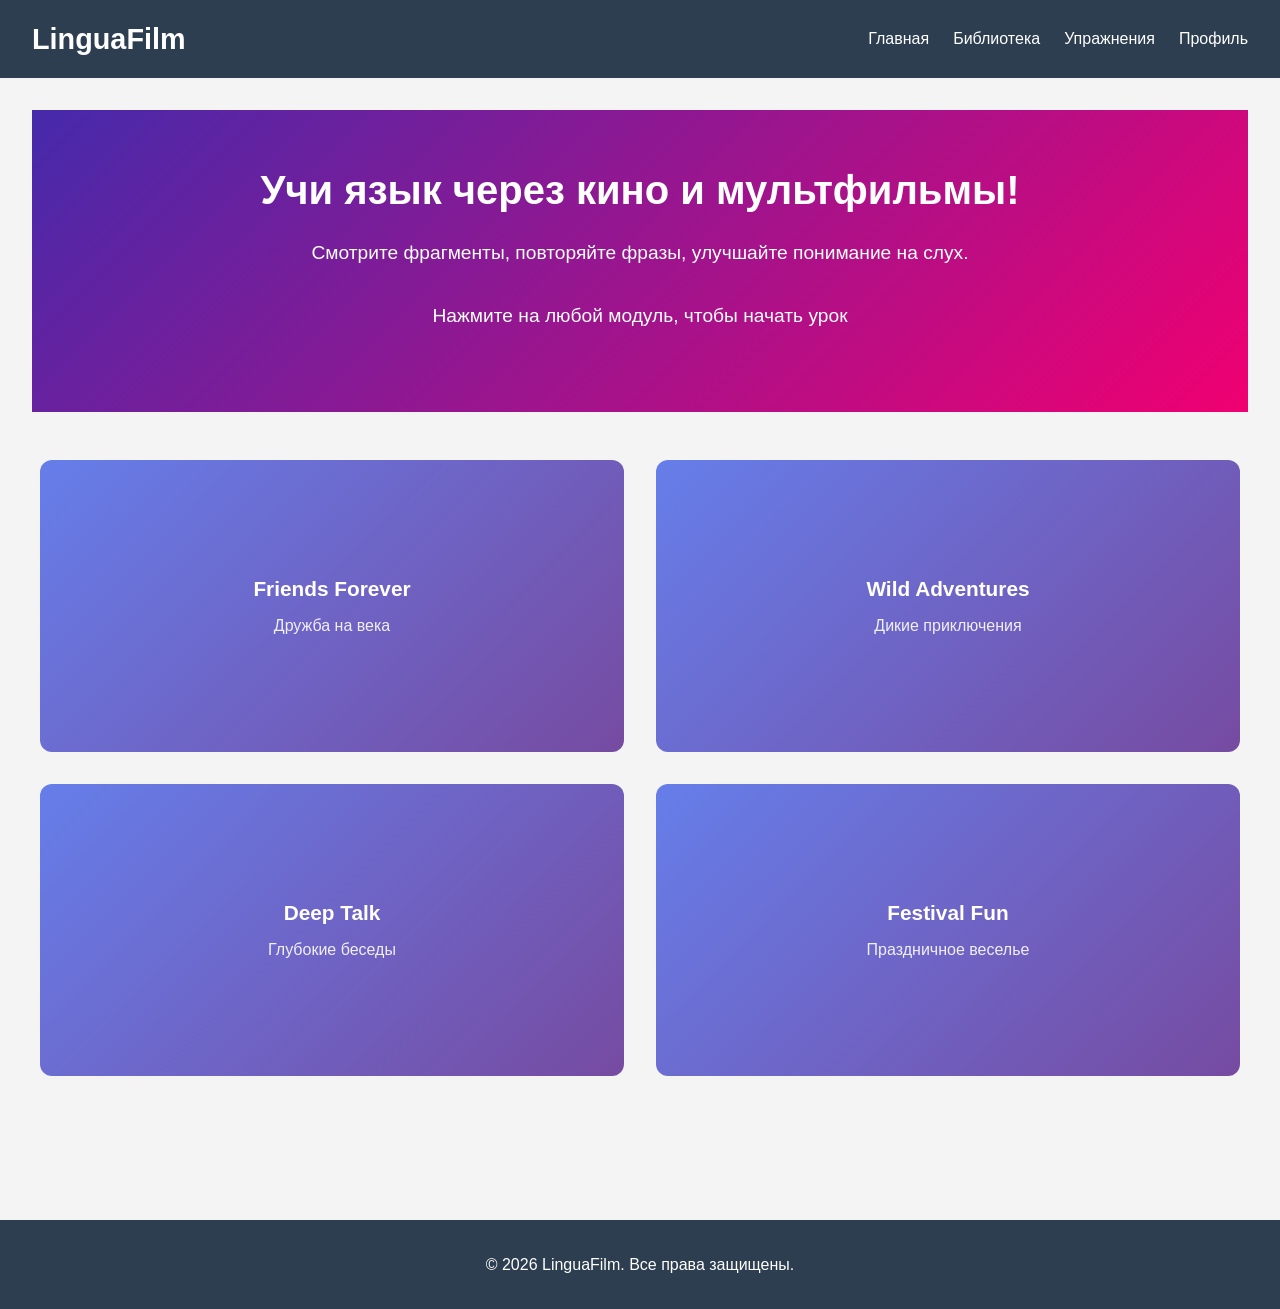
<file: index.html>
<!-- index.html -->

<!DOCTYPE html>
<html lang="ru">
<head>
    <meta charset="UTF-8">
    <meta name="viewport" content="width=device-width, initial-scale=1.0">
    <title>LinguaFilm — учим язык по фильмам</title>
    <link rel="apple-touch-icon" sizes="180x180" href="favicon_io/apple-touch-icon.png">
    <link rel="icon" type="image/png" sizes="32x32" href="favicon_io/favicon-32x32.png">
    <link rel="icon" type="image/png" sizes="16x16" href="favicon_io/favicon-16x16.png">
    <link rel="manifest" href="favicon_io/site.webmanifest">
    <link rel="stylesheet" href="styles.css">
</head>
<body>
    <header class="header">
        <!--<div class="logo">LinguaFilm</div>-->
        <a href="index.html" class="logo">LinguaFilm</a>
        <nav class="nav">
            <ul>
               <li><a href="index.html">Главная</a></li>
                <li><a href="library.html">Библиотека</a></li>
                <li><a href="exercises.html">Упражнения</a></li>
                <li><a href="profile.html">Профиль</a></li>
            </ul>
        </nav>
    </header>

    <main class="main">
        <section id="home" class="hero">
            <h1>Учи язык через кино и мультфильмы!</h1>
            <p>Смотрите фрагменты, повторяйте фразы, улучшайте понимание на слух.</p>
            <p>Нажмите на любой модуль, чтобы начать урок</p>
        </section>

        

         <!-- Сетка модулей "змейкой" (заменил блок с фильмами) -->
        <section class="modules-grid" id="modulesContainer">
            <!-- Модули будут сгенерированы через JS -->
        </section>
    </main>

    <!-- Общий модальный плеер -->
    <div id="player" class="modal hidden">
        <div class="modal-content">
            <span class="close" id="closePlayer">&times;</span>
            <h2 id="lessonTitle"></h2>
            <video controls width="100%" id="clipVideo">
                Ваш браузер не поддерживает видео.
            </video>
            <div class="phrases-list">
                <h4>Фразы для изучения:</h4>
                <ul id="transcriptList"></ul>
            </div>
        </div>Я никогда не видел
    </div>

    <footer class="footer">
        <p>&copy; 2026 LinguaFilm. Все права защищены.</p>
    </footer>

    <script src="script.js"></script>
</body>
</html>
</file>
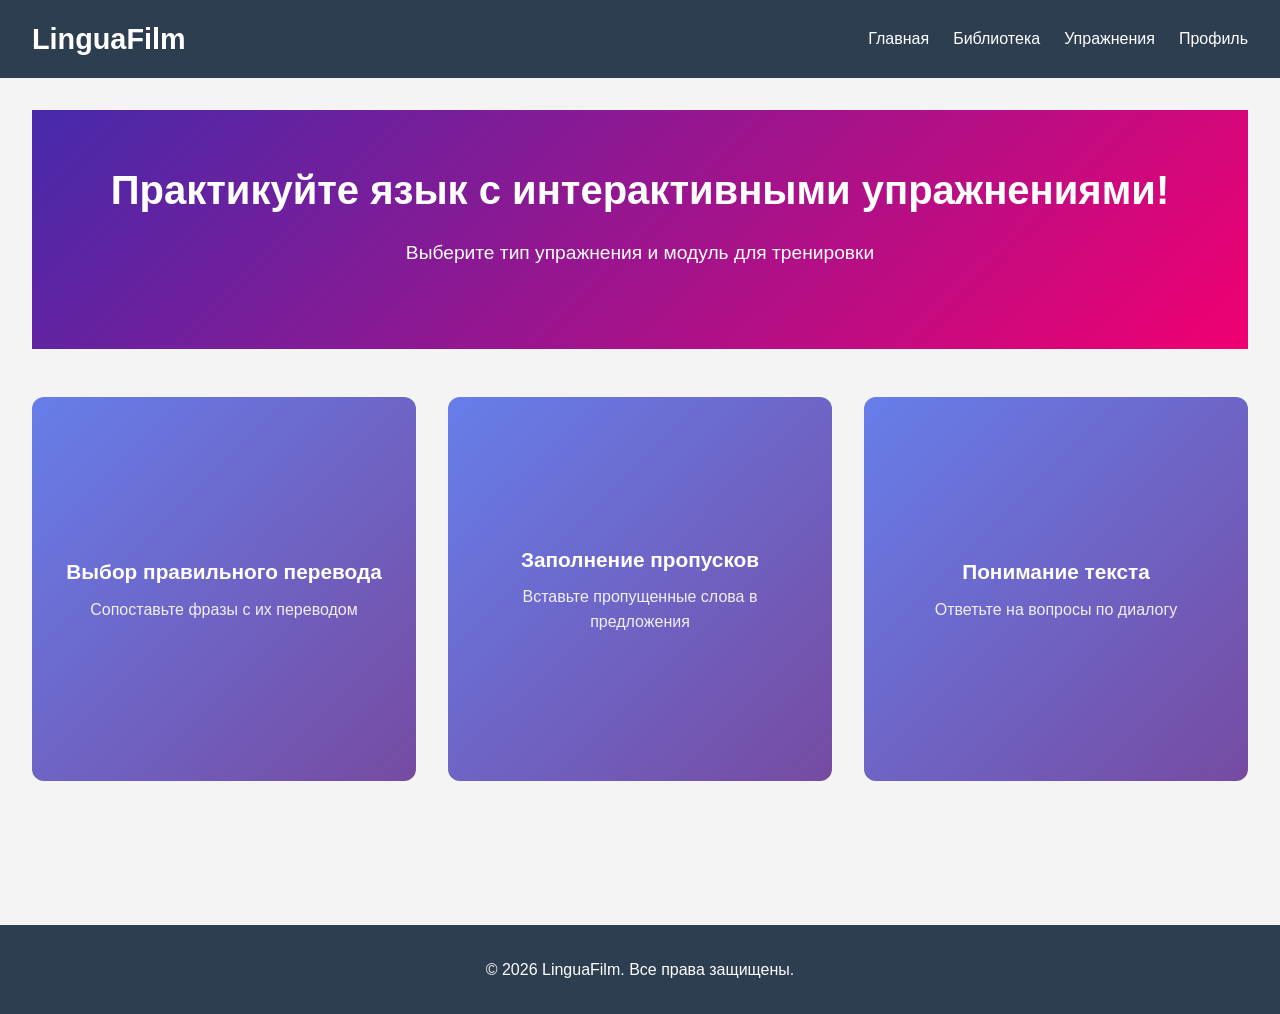
<file: exercises.html>
<!DOCTYPE html>
<html lang="ru">
<head>
    <meta charset="UTF-8">
    <meta name="viewport" content="width=device-width, initial-scale=1.0">
    <title>LinguaFilm — Упражнения</title>
    <link rel="apple-touch-icon" sizes="180x180" href="favicon_io/apple-touch-icon.png">
    <link rel="icon" type="image/png" sizes="32x32" href="favicon_io/favicon-32x32.png">
    <link rel="icon" type="image/png" sizes="16x16" href="favicon_io/favicon-16x16.png">
    <link rel="manifest" href="favicon_io/site.webmanifest">
    <link rel="stylesheet" href="styles.css">
</head>
<body>
    <header class="header">
        <a href="index.html" class="logo">LinguaFilm</a>
        <nav class="nav">
            <ul>
                <li><a href="index.html">Главная</a></li>
                <li><a href="library.html">Библиотека</a></li>
                <li><a href="exercises.html">Упражнения</a></li>
                <li><a href="profile.html">Профиль</a></li>
            </ul>
        </nav>
    </header>

    <main class="main">
        <section id="home" class="hero">
            <h1>Практикуйте язык с интерактивными упражнениями!</h1>
            <p>Выберите тип упражнения и модуль для тренировки</p>
        </section>

        <section class="exercises-grid">
            <div class="exercise-tile" data-type="translation">
                <div class="tile-content">
                    <h3>Выбор правильного перевода</h3>
                    <p>Сопоставьте фразы с их переводом</p>
                </div>
            </div>

            <div class="exercise-tile" data-type="fill">
                <div class="tile-content">
            <h3>Заполнение пропусков</h3>
            <p>Вставьте пропущенные слова в предложения</p>
                </div>
            </div>

            <div class="exercise-tile" data-type="comprehension">
                <div class="tile-content">
            <h3>Понимание текста</h3>
            <p>Ответьте на вопросы по диалогу</p>
                </div>
            </div>
        </section>
    </main>

    <!-- Модальное окно упражнений -->
<div id="exerciseModal" class="modal hidden">
    <div class="modal-content">
        <!-- Кнопка закрытия (крестик) -->
        <span class="close" id="closeExercise">&times;</span>
        
        <!-- НОВАЯ КНОПКА: Возврат к выбору модулей -->
         <button id="backToModules" class="btn-back hidden">← Назад к модулям</button>

        <h2 id="exerciseTitle"></h2>

        <!-- Блок выбора модуля -->
        <div id="moduleSelection" class="module-selection">
            <h3>Выберите модуль:</h3>
            <div id="moduleButtons" class="module-buttons"></div>
        </div>

        <!-- Контент упражнений -->
        <div id="exerciseContent" class="exercise-content hidden">
            <div id="currentExercise"></div>
            <button id="nextExercise" class="btn btn-primary hidden">Следующее упражнение</button>
            <button id="finishExercise" class="btn btn-success hidden">Завершить</button>
        </div>
    </div>
</div>


    <footer class="footer">
        <p>&copy; 2026 LinguaFilm. Все права защищены.</p>
    </footer>

    <script src="script_exercises.js"></script>
</body>
</html>
</file>
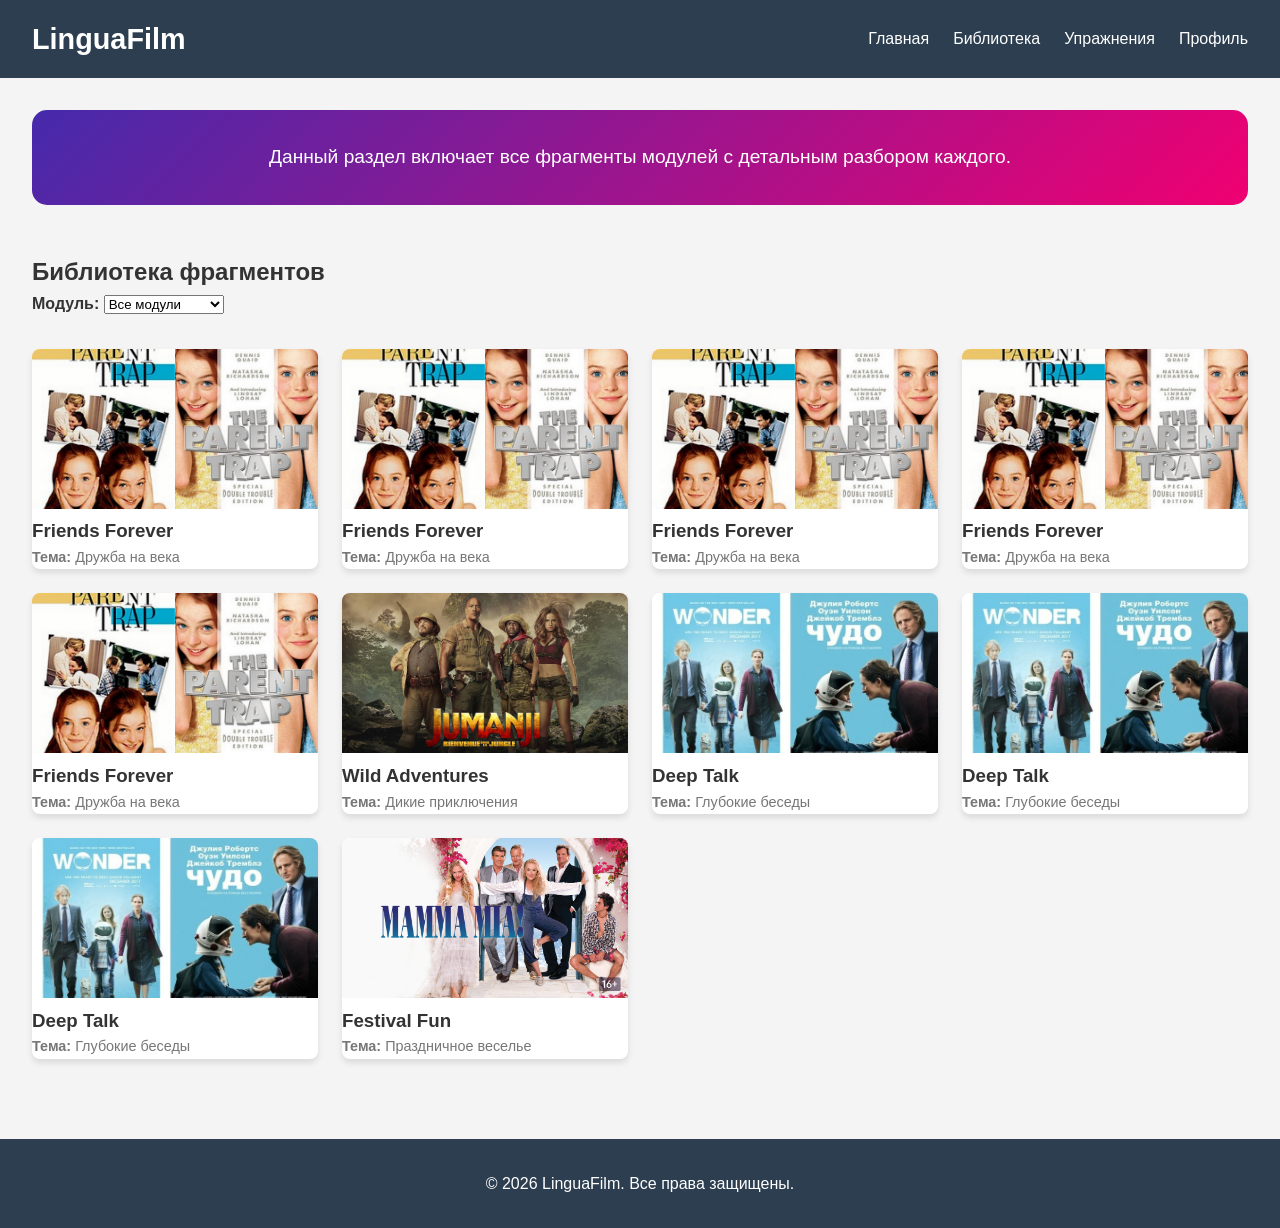
<file: library.html>
<!-- library.html -->

<!DOCTYPE html>
<html lang="ru">
<head>
    <meta charset="UTF-8">
    <meta name="viewport" content="width=device-width, initial-scale=1.0">
    <title>LinguaFilm — Библиотека</title>
    <link rel="apple-touch-icon" sizes="180x180" href="favicon_io/apple-touch-icon.png">
    <link rel="icon" type="image/png" sizes="32x32" href="favicon_io/favicon-32x32.png">
    <link rel="icon" type="image/png" sizes="16x16" href="favicon_io/favicon-16x16.png">
    <link rel="manifest" href="favicon_io/site.webmanifest">
    <link rel="stylesheet" href="styles.css">
</head>
<body>
    <header class="header">
        <a href="index.html" class="logo">LinguaFilm</a>
        <nav class="nav">
            <ul>
                <li><a href="index.html">Главная</a></li>
                <li><a href="library.html">Библиотека</a></li>
                <li><a href="exercises.html">Упражнения</a></li>
                <li><a href="profile.html">Профиль</a></li>
            </ul>
        </nav>
    </header>

    <main class="main">
        <section id="home" class="hero_library">    
            <p>Данный раздел включает все фрагменты модулей с детальным разбором каждого.</p>
        </section>
        <section id="library" class="library">
            <h1>Библиотека фрагментов</h1>

            <!-- Фильтры -->
            <div class="filter">
                <label>Модуль:
                    <select id="moduleFilter">
                        <option value="all">Все модули</option>
                        <option value="friends">Friends Forever</option>
                        <option value="adventures">Wild Adventures</option>
                        <option value="talk">Deep Talk</option>
                        <option value="festival">Festival Fun</option>
                    </select>
                </label>
            </div>

            <!-- Контейнер для фрагментов -->
            <div id="clipsContainer" class="clips"></div>
        </section>
    </main>

    <!-- Модальное окно плеера для библиотеки -->
    <div id="player" class="modal hidden">
        <div class="modal-content">
            <span class="close" id="closePlayer">&times;</span>
            <h2 id="lessonTitle"></h2>
            <video controls width="100%" id="clipVideo">
                Ваш браузер не поддерживает видео.
            </video>
            <div class="phrases-list">
                <h4>Фразы для изучения:</h4>
                <ul id="transriptList"></ul>
            </div>
        </div>
    </div>

    <footer class="footer">
        <p>&copy; 2026 LinguaFilm. Все права защищены.</p>
    </footer>


    <script src="script_library.js"></script>
</body>
</html>
</file>
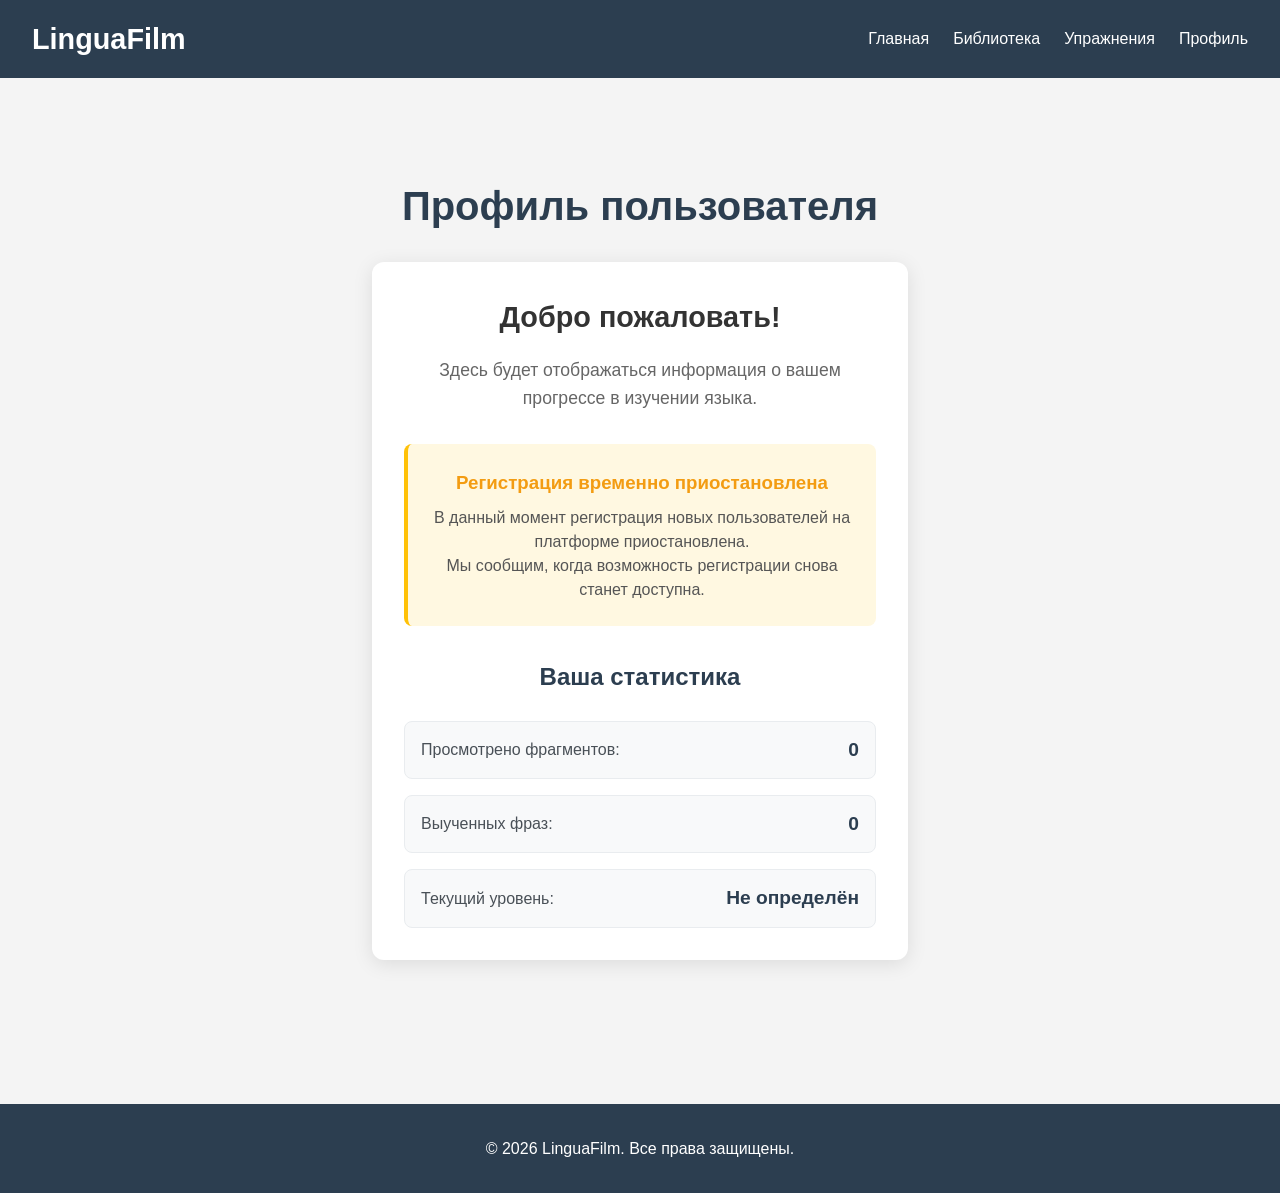
<file: profile.html>
<!-- profile.html -->


<!DOCTYPE html>
<html lang="ru">
<head>
    <meta charset="UTF-8">
    <meta name="viewport" content="width=device-width, initial-scale=1.0">
    <title>LinguaFilm — Профиль</title>
    <link rel="apple-touch-icon" sizes="180x180" href="favicon_io/apple-touch-icon.png">
    <link rel="icon" type="image/png" sizes="32x32" href="favicon_io/favicon-32x32.png">
    <link rel="icon" type="image/png" sizes="16x16" href="favicon_io/favicon-16x16.png">
    <link rel="manifest" href="favicon_io/site.webmanifest">
    <link rel="stylesheet" href="styles.css">
</head>
<body>
    <header class="header">
        <a href="index.html" class="logo">LinguaFilm</a>
        <nav class="nav">
            <ul>
                <li><a href="index.html">Главная</a></li>
                <li><a href="library.html">Библиотека</a></li>
                <li><a href="exercises.html">Упражнения</a></li>
                <li><a href="profile.html">Профиль</a></li>
            </ul>
        </nav>
    </header>

    <main class="main">
        <section id="profile" class="profile">
            <div class="profile-wrapper">
                <h1>Профиль пользователя</h1>
                
                <div class="profile-content">
                    <div class="user-info">
                        <h2>Добро пожаловать!</h2>
                        <p>Здесь будет отображаться информация о вашем прогрессе в изучении языка.</p>
                    </div>

                    <div class="registration-notice">
                <h3>Регистрация временно приостановлена</h3>
                <p>В данный момент регистрация новых пользователей на платформе приостановлена.</p>
                <p>Мы сообщим, когда возможность регистрации снова станет доступна.</p>
            </div>

            <div class="progress-stats">
                <h3>Ваша статистика</h3>
                <div class="stats-grid">
                    <div class="stat-item">
                        <span class="stat-label">Просмотрено фрагментов:</span>
                        <span class="stat-value">0</span>
                    </div>
                    <div class="stat-item">
                        <span class="stat-label">Выученных фраз:</span>
                        <span class="stat-value">0</span>
                    </div>
            <div class="stat-item">
                <span class="stat-label">Текущий уровень:</span>
                <span class="stat-value">Не определён</span>
            </div>
        </div>
    </div>
</div>
</section>
</main>

<footer class="footer">
    <p>&copy; 2026 LinguaFilm. Все права защищены.</p>
</footer>
</body>
</html>




<!--<!DOCTYPE html>
<html lang="ru">
<head>
    <meta charset="UTF-8">
    <meta name="viewport" content="width=device-width, initial-scale=1.0">
    <title>LinguaFilm — Профиль</title>
    <link rel="stylesheet" href="styles.css">
</head>
<body>
    <header class="header">
        <div class="logo">LinguaFilm</div>
        <nav class="nav">
            <ul>
                <li><a href="index.html">Главная</a></li>
                <li><a href="library.html">Библиотека</a></li>
                <li><a href="profile.html" class="active">Профиль</a></li>
            </ul>
        </nav>
    </header>

    <main class="main">
        <section id="profile" class="profile">
            <h1>Профиль пользователя</h1>
            <div class="profile-content">
                <div class="user-info">
                    <h2>Добро пожаловать!</h2>
                    <p>Здесь будет отображаться информация о вашем прогрессе в изучении языка.</p>
                </div>

                <div class="registration-notice">
                    <h3>Регистрация временно приостановлена</h3>
                    <p>В данный момент регистрация новых пользователей на платформе приостановлена.</p>
                    <p>Мы сообщим, когда возможность регистрации снова станет доступна.</p>
                </div>

                <div class="progress-stats">
                    <h3>Ваша статистика</h3>
                    <p>Просмотрено фрагментов: 0</p>
                    <p>Выученных фраз: 0</p>
                    <p>Текущий уровень: Не определён</p>
                </div>
            </div>
        </section>
    </main>

    <footer class="footer">
        <p>&copy; 2026 LinguaFilm. Все права защищены.</p>
    </footer>
</body>
</html>
-->
</file>
<file: styles.css>
/* Базовые стили */
* {
    margin: 0;
    padding: 0;
    box-sizing: border-box;
}

body {
    min-height: 100vh;
    display: grid;
    grid-template-rows: auto 1fr auto;
    font-family: 'Segoe UI', Tahoma, Geneva, Verdana, sans-serif;
    line-height: 1.6;
    color: #333;
    background-color: #f4f4f4;
}

/* Шапка */
.header {
    background-color: #2c3e50;
    color: white;
    display: flex;
    justify-content: space-between;
    align-items: center;
    padding: 1rem 2rem;
}

.logo {
    font-size: 1.8rem;
    font-weight: bold;
    text-decoration: none;
    color: inherit;
    display: inline-block;
}

.nav ul {
    list-style: none;
    display: flex;
    gap: 1.5rem;
}

.nav a {
    color: white;
    text-decoration: none;
    font-weight: 500;
}

.nav a.active {
    color: #3498db;
    border-bottom: 2px solid #3498db;
}

/* Основной контент */
.main {
    padding: 2rem;
}
.modules-grid{
    max-width: 1200px;
    margin-left: auto;
    margin-right: auto;
}

/* Герой‑секция */
.hero {
    text-align: center;
    padding: 3rem 0;
    background: linear-gradient(135deg, #452aab 0%, #f00071 100%);
    color: white;
    margin-bottom: 3rem;
}

.hero h1 {
    font-size: 2.5rem;
    margin-bottom: 1rem;
}

.hero p {
    font-size: 1.2rem;
    margin-bottom: 2rem;
}
/* Герой‑секция library */
.hero_library {
    display: flex;                    
    flex-direction: column;           
    justify-content: center;         
    align-items: center;             
    padding: 0;                       
    background: linear-gradient(135deg, #452aab 0%, #f00071 100%);
    color: white;
    margin-bottom: 3rem;
    border-radius: 15px;
}

.hero_library h1 {
    font-size: 2.5rem;
    margin-bottom: 1rem;
}

.hero_library p {
    font-size: 1.2rem;
    margin-top: 2rem;
    margin-bottom: 2rem;
    text-align: center;    
}


#startButton {
    padding: 0.8rem 2rem;
    background-color: #e74c3c;
    color: white;
    border: none;
    border-radius: 5px;
    cursor: pointer;
    font-size: 1rem;
}

/* Сетка модулей "змейкой" */
.modules-grid {
    display: grid;
    grid-template-columns: repeat(2, 1fr);
    gap: 2rem;
    margin-bottom: 4rem;
}

/* Стили для квадратиков модулей */
.module-tile {
    aspect-ratio: 2 / 1;
    background: linear-gradient(135deg, #667eea 0%, #764ba1 100%);
    border-radius: 12px;
    cursor: pointer;
    transition: transform 0.3s, box-shadow 0.3s;
    display: flex;
    align-items: center;
    justify-content: center;
    overflow: hidden;
    position: relative;
}

.module-tile:hover {
    transform: translateY(-5px);
    box-shadow: 0 10px 25px rgba(0, 0, 0, 0.1);
}

.tile-content {
    text-align: center;
    color: white;
    padding: 2rem;
    z-index: 1;
}

.tile-content h3 {
    font-size: 1.3rem;
    margin-bottom: 0.5rem;
}

.tile-content p {
    font-size: 1rem;
    opacity: 0.9;
}

/* Библиотека клипов */
.library {
    margin-top: 3rem;
}

.filter {
    display: flex;
    gap: 1rem;
    margin-bottom: 2rem;
    flex-wrap: wrap;
}

.filter label {
    font-weight: 600;
}

.clips {
    display: grid;
    grid-template-columns: repeat(auto-fit, minmax(280px, 1fr));
    gap: 1.5rem;
}

.clip-card {
    background-color: white;
    border-radius: 8px;
    overflow: hidden;
    box-shadow: 0 4px 6px rgba(0, 0, 0, 0.1);
    cursor: pointer;
}

.clip-card img {
    width: 100%;
    height: 160px;
    object-fit: cover;
}

.clip-card .info {
    padding: 1rem;
}

.clip-card h4 {
    margin-bottom: 0.5rem;
    font-size: 1.1rem;
}

.clip-card p {
    color: #777;
    font-size: 0.9rem;
}

/* Модальное окно и плеер */
.modal, .player {
    position: fixed;
    top: 0;
    left: 0;
    width: 100%;
    height: 100%;
    background-color: rgba(0, 0, 0, 0.8);
    z-index: 1000;
    align-items: center;
    justify-content: center;
    display: flex; 
}


.hidden {
    display: none;
}


/* .modal.active, .player.active {
    display: flex;
} */

.modal-content {
    position: fixed;
    top: 50%;
    left: 50%;
    transform: translate(-50%, -50%);
    background-color: white;
    width: 90%;
    max-width: 800px;
    border-radius: 12px;
    box-shadow: 0 10px 30px rgba(0, 0, 0, 0.3);
    padding: 2rem;
    z-index: 1001; /* УВЕЛИЧИТЬ на 1 относительно фона (.modal) */
    max-height: 90vh;
    overflow-y: auto;
    opacity: 0; /* Начальное состояние — невидимо */
    transform: translate(-50%, calc(-50% + 20px)); /* Слегка смещено вниз */
    transition: all 0.3s ease; /* Плавная анимация */
}

.modal-header {
    display: flex;
    flex-direction: column;
    gap: 15px; /* Расстояние между кнопкой и заголовком */
    align-items: flex-start;
    width: 100%;
    margin-bottom: 20px; /* Отступ от остального контента */
}

.btn-back {
    position: relative;
    /* остальные стили кнопки */
}



.dialog-box {
    background-color: #f8f9fa;
    border: 1px solid #dee2e6;
    padding: 15px;
    border-radius: 8px;
    margin: 15px 0;
}

.comprehension-question {
    margin-bottom: 20px;
}

.options {
    display: flex;
    flex-direction: column;
    gap: 8px;
    margin-top: 5px;
}

.option {
    cursor: pointer;
    padding: 8px;
    border: 1px solid transparent;
    border-radius: 4px;
}

.option:hover {
    background-color: #f0f0f0;
}


/* Эффект появления: когда у modal НЕТ класса hidden, контент плавно появляется */
.modal:not(.hidden) .modal-content {
    opacity: 1;
    transform: translate(-50%, -50%); /* Возвращается в центр */
}

.player {
    transform: translate(-50%, -50%);
    top: 50%;
    left: 50%;
    box-shadow: 0 10px 30px rgba(0, 0, 0, 0.3);
    padding: 2rem;
}


/* Блокировка прокрутки основного сайта */
body.modal-open {
    overflow: hidden; /* Блокируем прокрутку body */
    height: 100vh; /* Фиксируем высоту body */
}

.player {
    transform: translate(-50%, -50%);
    top: 50%;
    left: 50%;
    box-shadow: 0 10px 30px rgba(0, 0, 0, 0.3);
    padding: 2rem;
}

/* Кнопка закрытия */
.close, #closePlayer {
    position: absolute;
    right: 1rem;
    top: 1rem;
    font-size: 2rem;
    cursor: pointer;
    color: #999;
    z-index: 2;
}

.close:hover, #closePlayer:hover {
    color: #333;
}

#closePlayer {
    margin-top: 1.5rem;
    padding: 0.7rem 1.5rem;
    background-color: #bdc3c7;
    border: none;
    border-radius: 5px;
    cursor: pointer;
    position: static;
    transform: none;
    top: auto;
    right: auto;
}


.btn-back {
    position: relative; /* Вместо absolute/fixed */
    display: inline-flex;
    align-items: center;
    justify-content: center;
    gap: 8px;
    background: #6200ee;
    color: white;
    border: none;
    padding: 12px 24px;
    border-radius: 8px;
    font-size: 16px;
    cursor: pointer;
    z-index: 10; /* Выше основного контента, но ниже крестика */
    margin-bottom: 20px; /* Отступ снизу от кнопки */
}

.btn-back:hover {
    background: #3700b3;
}

/* Скрываем кнопку по умолчанию */
.btn-back.hidden {
    display: none;
}

/* Отступ для заголовка после кнопки */
.exercise-title {
    margin-top: 0; /* Убираем стандартный отступ h2 */
    padding-top: 10px; /* Небольшой отступ от кнопки */
}


/* Заголовок урока в модальном окне */
#lessonTitle {
    margin-bottom: 1.5rem;
    color: #2c3e50;
    text-align: center;
}

/* Видео в модальном окне и плеере */
#clipVideo {
    width: 100%;
    border-radius: 8px;
    margin-bottom: 1.5rem;
}

.video-container {
    margin-bottom: 2rem;
}

/* Стили для списка фраз */
.phrases-list, .transcript {
    margin-top: 1.5rem;
}

.phrases-list h4, .transcript h3 {
    margin-bottom: 1rem;
    color: #2c3e50;
    text-align: center;
}

#transcriptList {
    list-style-type: none;
}

#transcriptList li {
    padding: 0.75rem 1rem;
    margin-bottom: 0.5rem;
    background: #f8f9fa;
    border-left: 4px solid #667eea;
    border-radius: 4px;
}

#transcriptList .original, #transcriptList .translation {
    display: block;
}

.original {
    font-weight: 600;
    color: #333;
}

.translation {
    color: #666;
    font-style: italic;
}

/* Стили для страницы профиля */
.profile-wrapper {
    max-width: 600px;
    margin: 2rem auto;
    text-align: center;
    padding: 2rem;
}

.profile h1 {
    color: #2c3e50;
    font-size: 2.5rem;
    margin-bottom: 1.5rem;
    text-align: center;
}

.profile-content {
    background: white;
    border-radius: 12px;
    box-shadow: 0 4px 20px rgba(0, 0, 0, 0.1);
    padding: 2rem;
    margin: 0 auto;
}

.user-info h2 {
    color: #333;
    font-size: 1.8rem;
    margin-bottom: 1rem;
}

.user-info p {
    color: #666;
    font-size: 1.1rem;
    line-height: 1.6;
    margin-bottom: 2rem;
}

/* Стили для уведомления о регистрации */
.registration-notice {
    background: #fff8e1;
    border-left: 4px solid #ffc107;
    padding: 1.5rem;
    border-radius: 8px;
    margin: 2rem 0;
}

.registration-notice h3 {
    color: #f39c12;
    margin-bottom: 0.5rem;
}

.registration-notice p {
    color: #555;
    line-height: 1.5;
}

/* Стили для статистики */
.progress-stats h3 {
    color: #2c3e50;
    text-align: center;
    margin-bottom: 1.5rem;
    font-size: 1.5rem;
}

.stats-grid {
    display: grid;
    grid-template-columns: 1fr;
    gap: 1rem;
}

.stat-item {
    display: flex;
    justify-content: space-between;
    align-items: center;
    padding: 0.8rem 1rem;
    background: #f8f9fa;
    border-radius: 8px;
    border: 1px solid #e9ecef;
}

.stat-label {
    font-weight: 500;
    color: #495057;
}

.stat-value {
    font-weight: bold;
    color: #2c3e50;
    font-size: 1.2rem;
}


/* доп стили для упр*/
/* Стили для упражнений */
.exercises-grid {
    display: grid;
    grid-template-columns: repeat(auto-fit, minmax(300px, 1fr));
    gap: 2rem;
    margin-bottom: 4rem;
}

.exercise-tile {
    aspect-ratio: 1 / 1;
    background: linear-gradient(135deg, #667eea 0%, #764ba1 100%);
    border-radius: 12px;
    cursor: pointer;
    transition: transform 0.3s, box-shadow 0.3s;
    display: flex;
    align-items: center;
    justify-content: center;
    overflow: hidden;
    position: relative;
}

.exercise-tile:hover {
    transform: translateY(-5px);
    box-shadow: 0 10px 25px rgba(0, 0, 0, 0.1);
}

.module-buttons {
    display: flex;
    flex-wrap: wrap;
    gap: 1rem;
    margin-top: 1rem;
}

.btn-module {
    padding: 0.8rem 1.5rem;
    background-color: #3498db;
    color: white;
    border: none;
    border-radius: 5px;
    cursor: pointer;
    font-size: 1rem;
    transition: background-color 0.3s;
}

.btn-module:hover {
    background-color: #2980b9;
}

.options {
    margin: 1rem 0;
}

/* Кнопка "Назад" в модальном окне */
#backToModules {
    position: absolute;
    left: 1rem;
    top: 1rem;
    background: transparent;
    border: none;
    color: #999;
    font-size: 1.5rem;
    cursor: pointer;
    padding: 0.2rem 0.5rem;
    z-index: 10;
    transition: color 0.2s;
}

#backToModules:hover {
    color: #333;
}

/* Скрываем кнопку закрытия (крестик) при активном выборе упражнения, 
   чтобы не было двух кнопок выхода */
#closeExercise.hidden-close {
    display: none;
}






/* Футер */
.footer {
    margin-top: 3rem;
    grid-row: 3;
    text-align: center;
    padding: 2rem;
    background-color: #2c3e50;
    color: white;
}

/* Адаптивность для планшетов */
@media (max-width: 768px) {
    .modules-grid {
        grid-template-columns: 1fr;
        gap: 1.5rem;
    }

    .modal-content, .player {
        width: 95%;
        padding: 1.5rem;
    }

    .hero h1 {
        font-size: 2rem;
    }

    .header, .filter {
        flex-direction: column;
        align-items: center;
        text-align: center;
    }

    .nav ul {
        margin-top: 1rem;
        gap: 1rem;
    }

    .profile-wrapper {
        padding: 1rem;
        margin: 1rem auto;
    }

    .profile h1 {
        font-size: 2rem;
    }

    .profile-content {
        padding: 1.5rem;
    }

    .tile-content h3 {
        font-size: 1.1rem;
    }

    .tile-content p {
        font-size: 0.9rem;
    }

    #lessonTitle {
        font-size: 1.4rem;
    }
}

/* Адаптивность для мобильных устройств */
@media (max-width: 480px) {
    .header {
        padding: 0.75rem 3%;
        flex-direction: column;
        gap: 0.5rem;
    }

    .nav ul {
        gap: 1rem;
    }

    .tile-content h3 {
        font-size: 1.1rem;
    }

    .tile-content p {
        font-size: 0.9rem;
    }

    #lessonTitle {
        font-size: 1.4rem;
    }
}
</file>
